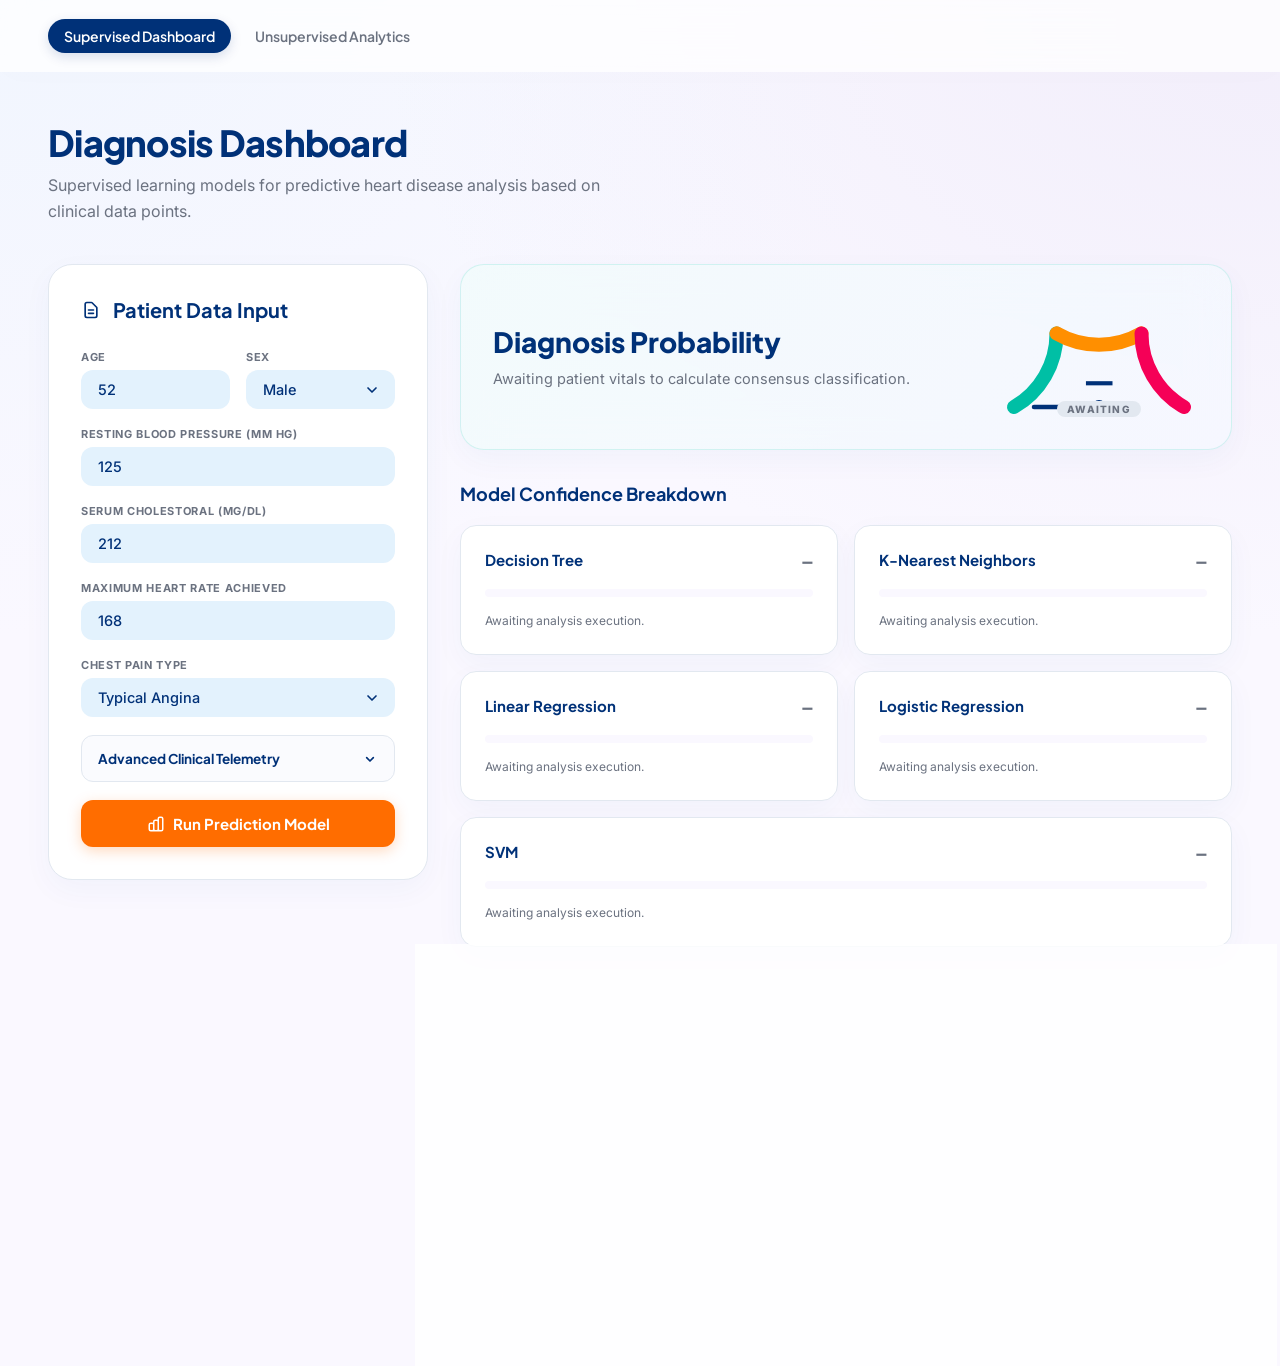
<file: frontend/index.html>
<!DOCTYPE html>
<html lang="en">
<head>
  <meta charset="UTF-8">
  <meta name="viewport" content="width=device-width, initial-scale=1.0">
  <title>Aura Health AI - MedInsight Clinical Analytics Suite</title>
  <!-- Google Fonts: Plus Jakarta Sans, Inter, Geist Mono -->
  <link rel="preconnect" href="https://fonts.googleapis.com">
  <link rel="preconnect" href="https://fonts.gstatic.com" crossorigin>
  <link href="https://fonts.googleapis.com/css2?family=Plus+Jakarta+Sans:wght@400;500;600;700;800&family=Inter:wght@400;500;600;700&family=Geist+Mono:wght@400;500;600;700&display=swap" rel="stylesheet">
  <link rel="stylesheet" href="style.css">
</head>
<body class="clean-room-bg">

  <!-- BEGIN: MainHeader -->
  <header class="site-header">
    <nav class="nav-container">

      <ul class="tabs" role="tablist">
        <li class="tab-item">
          <button class="tab-btn active" data-tab="predict" role="tab" aria-selected="true">
            Supervised Dashboard
          </button>
        </li>
        <li class="tab-item">
          <button class="tab-btn" data-tab="cluster" role="tab" aria-selected="false">
            Unsupervised Analytics
          </button>
        </li>
      </ul>
    </nav>
  </header>
  <!-- END: MainHeader -->

  <main class="dashboard-main">

    <!-- ============ TAB 1: SUPERVISED DASHBOARD ============ -->
    <section id="predict" class="tab-panel active">
      
      <!-- Dashboard Intro -->
      <section class="intro-section">
        <h1 class="page-title">Diagnosis Dashboard</h1>
        <p class="page-subtitle">Supervised learning models for predictive heart disease analysis based on clinical data points.</p>
      </section>

      <!-- Layout Grid -->
      <div class="dashboard-grid">
        
        <!-- Sidebar: Patient Data Input -->
        <aside class="sidebar-panel">
          <div class="panel-header">
            <svg class="panel-header-icon" fill="none" stroke="currentColor" viewBox="0 0 24 24" width="20" height="20">
              <path d="M9 12h6m-6 4h6m2 5H7a2 2 0 01-2-2V5a2 2 0 012-2h5.586a1 1 0 01.707.293l5.414 5.414a1 1 0 01.293.707V19a2 2 0 01-2 2z" stroke-linecap="round" stroke-linejoin="round" stroke-width="2"></path>
            </svg>
            <h2 class="panel-title">Patient Data Input</h2>
          </div>

          <form id="patient-form" class="telemetry-form">
            <!-- 6 Mockup/Primary Inputs -->
            <div class="grid-2">
              <div class="field">
                <label for="age">Age</label>
                <input class="input-field" type="number" id="age" name="age" min="1" max="120" value="52" required />
              </div>
              <div class="field">
                <label for="sex">Sex</label>
                <select class="input-field" id="sex" name="sex" required>
                  <option value="1" selected>Male</option>
                  <option value="0">Female</option>
                </select>
              </div>
            </div>

            <div class="field">
              <label for="trestbps">Resting Blood Pressure (mm Hg)</label>
              <input class="input-field" type="number" id="trestbps" name="trestbps" min="80" max="220" value="125" required />
            </div>

            <div class="field">
              <label for="chol">Serum Cholestoral (mg/dl)</label>
              <input class="input-field" type="number" id="chol" name="chol" min="100" max="600" value="212" required />
            </div>

            <div class="field">
              <label for="thalach">Maximum Heart Rate Achieved</label>
              <input class="input-field" type="number" id="thalach" name="thalach" min="60" max="220" value="168" required />
            </div>

            <div class="field">
              <label for="cp">Chest Pain Type</label>
              <select class="input-field" id="cp" name="cp" required>
                <option value="1" selected>Typical Angina</option>
                <option value="2">Atypical Angina</option>
                <option value="3">Non-anginal Pain</option>
                <option value="4">Asymptomatic</option>
              </select>
            </div>

            <!-- Collapsible: 7 Advanced Features -->
            <div class="accordion">
              <button type="button" class="accordion-header" id="accordion-toggle">
                <span>Advanced Clinical Telemetry</span>
                <svg class="accordion-arrow" viewBox="0 0 24 24" width="16" height="16">
                  <path d="M7 10l5 5 5-5" stroke="currentColor" stroke-width="2.5" fill="none" stroke-linecap="round" stroke-linejoin="round"/>
                </svg>
              </button>
              <div class="accordion-content" id="accordion-panel">
                <div class="accordion-body grid-2">
                  <div class="field">
                    <label for="fbs">Fasting Blood Sugar &gt;120mg</label>
                    <select class="input-field" id="fbs" name="fbs" required>
                      <option value="0" selected>No</option>
                      <option value="1">Yes</option>
                    </select>
                  </div>
                  <div class="field">
                    <label for="restecg">Resting ECG</label>
                    <select class="input-field" id="restecg" name="restecg" required>
                      <option value="0">Normal</option>
                      <option value="1">ST-T Abnormality</option>
                      <option value="2" selected>Ventricular Hypertrophy</option>
                    </select>
                  </div>
                  <div class="field">
                    <label for="exang">Exercise Angina</label>
                    <select class="input-field" id="exang" name="exang" required>
                      <option value="0" selected>No</option>
                      <option value="1">Yes</option>
                    </select>
                  </div>
                  <div class="field">
                    <label for="oldpeak">ST Depression (oldpeak)</label>
                    <input class="input-field" type="number" id="oldpeak" name="oldpeak" min="0" max="10" step="0.1" value="1.0" required />
                  </div>
                  <div class="field">
                    <label for="slope">ST Segment Slope</label>
                    <select class="input-field" id="slope" name="slope" required>
                      <option value="1">Upsloping</option>
                      <option value="2" selected>Flat</option>
                      <option value="3">Downsloping</option>
                    </select>
                  </div>
                  <div class="field">
                    <label for="ca">Vessels Colored (0-3)</label>
                    <select class="input-field" id="ca" name="ca" required>
                      <option value="0" selected>0</option>
                      <option value="1">1</option>
                      <option value="2">2</option>
                      <option value="3">3</option>
                    </select>
                  </div>
                  <div class="field col-span-2">
                    <label for="thal">Thalassemia Result</label>
                    <select class="input-field" id="thal" name="thal" required>
                      <option value="0">Normal</option>
                      <option value="1">Fixed Defect</option>
                      <option value="2" selected>Reversible Defect</option>
                    </select>
                  </div>
                </div>
              </div>
            </div>

            <button class="primary-btn run-btn" type="submit" id="predict-btn">
              <svg class="btn-icon" fill="none" stroke="currentColor" viewBox="0 0 24 24" width="18" height="18">
                <path d="M9 19v-6a2 2 0 00-2-2H5a2 2 0 00-2 2v6a2 2 0 002 2h2a2 2 0 002-2zm0 0V9a2 2 0 012-2h2a2 2 0 012 2v10m-6 0a2 2 0 002 2h2a2 2 0 002-2m0 0V5a2 2 0 012-2h2a2 2 0 012 2v14a2 2 0 01-2 2h-2a2 2 0 01-2-2z" stroke-linecap="round" stroke-linejoin="round" stroke-width="2"></path>
              </svg>
              <span>Run Prediction Model</span>
            </button>
          </form>
        </aside>

        <!-- Main Results Pane -->
        <section class="main-content-panel space-y-8">
          
          <!-- Diagnosis Probability Glass Panel -->
          <div class="glass-panel main-result-card" id="diagnosis-result-card">
            <div class="result-card-info">
              <h2 class="result-card-title">Diagnosis Probability</h2>
              <p class="result-card-sub" id="result-desc">Awaiting patient vitals to calculate consensus classification.</p>
            </div>
            
            <div class="result-visualization">
              <!-- Custom Glass Speedometer Gauge -->
              <div class="gauge-container">
                <svg id="gauge-svg" class="speedometer-svg" viewBox="0 0 200 120" aria-hidden="true"></svg>
                <div class="gauge-center-content">
                  <span id="gauge-percent" class="percent-value">&mdash;</span>
                  <span id="gauge-label" class="badge-pill">AWAITING</span>
                </div>
              </div>
            </div>
          </div>

          <!-- Model Confidence Breakdown -->
          <div class="confidence-section">
            <h3 class="section-subtitle">Model Confidence Breakdown</h3>
            <div class="grid-2" id="model-cards">
              <!-- Static placeholders representing initial load state, updated dynamically -->
              <div class="glass-panel model-breakdown-card">
                <div class="model-card-header">
                  <h4 class="model-name">Decision Tree</h4>
                  <span class="model-percentage text-muted">&mdash;</span>
                </div>
                <div class="progress-bar-container">
                  <div class="progress-bar-fill" style="width: 0%"></div>
                </div>
                <p class="model-desc text-muted">Awaiting analysis execution.</p>
              </div>
              <div class="glass-panel model-breakdown-card">
                <div class="model-card-header">
                  <h4 class="model-name">K-Nearest Neighbors</h4>
                  <span class="model-percentage text-muted">&mdash;</span>
                </div>
                <div class="progress-bar-container">
                  <div class="progress-bar-fill" style="width: 0%"></div>
                </div>
                <p class="model-desc text-muted">Awaiting analysis execution.</p>
              </div>
              <div class="glass-panel model-breakdown-card">
                <div class="model-card-header">
                  <h4 class="model-name">Linear Regression</h4>
                  <span class="model-percentage text-muted">&mdash;</span>
                </div>
                <div class="progress-bar-container">
                  <div class="progress-bar-fill" style="width: 0%"></div>
                </div>
                <p class="model-desc text-muted">Awaiting analysis execution.</p>
              </div>
              <div class="glass-panel model-breakdown-card">
                <div class="model-card-header">
                  <h4 class="model-name">Logistic Regression</h4>
                  <span class="model-percentage text-muted">&mdash;</span>
                </div>
                <div class="progress-bar-container">
                  <div class="progress-bar-fill" style="width: 0%"></div>
                </div>
                <p class="model-desc text-muted">Awaiting analysis execution.</p>
              </div>
              <div class="glass-panel model-breakdown-card col-span-2">
                <div class="model-card-header">
                  <h4 class="model-name">SVM</h4>
                  <span class="model-percentage text-muted">&mdash;</span>
                </div>
                <div class="progress-bar-container">
                  <div class="progress-bar-fill" style="width: 0%"></div>
                </div>
                <p class="model-desc text-muted">Awaiting analysis execution.</p>
              </div>
            </div>
          </div>

          <!-- Model Accuracy Chart -->
          <div class="glass-panel chart-card">
            <h3 class="chart-card-title">Model Accuracy Comparison</h3>
            <div class="chart-wrapper">
              <canvas id="accuracy-chart"></canvas>
            </div>
          </div>

        </section>

      </div>
    </section>

    <!-- ============ TAB 2: UNSUPERVISED ANALYTICS ============ -->
    <section id="cluster" class="tab-panel">
      
      <!-- Header Section -->
      <section class="intro-section flex-row justify-between items-end">
        <div>
          <h1 class="page-title">Patient Clustering</h1>
          <p class="page-subtitle">Unsupervised learning model (K-Means) projecting complex patient telemetry into a 2D landscape to identify underlying risk groupings.</p>
        </div>
        <div class="action-buttons">
          <button class="secondary-btn rounded-full" id="export-data-btn">
            <svg class="btn-icon" fill="none" stroke="currentColor" viewBox="0 0 24 24" width="16" height="16">
              <path d="M4 16v1a3 3 0 003 3h10a3 3 0 003-3v-1m-4-4l-4 4m0 0l-4-4m4 4V4" stroke-linecap="round" stroke-linejoin="round" stroke-width="2"></path>
            </svg>
            <span>Export Data</span>
          </button>
        </div>
      </section>

      <!-- Layout Grid -->
      <div class="dashboard-grid">
        
        <!-- Sidebar Controls & Identified Profiles -->
        <aside class="sidebar-panel space-y-8">
          
          <!-- Find Patient Cluster -->
          <section class="glass-panel sidebar-card">
            <div class="panel-header mb-4">
              <div class="icon-avatar">
                <svg class="panel-header-icon text-teal" fill="none" stroke="currentColor" viewBox="0 0 24 24" width="20" height="20">
                  <path d="M12 4.354a4 4 0 110 5.292M15 21H3v-1a6 6 0 0112 0v1zm0 0h6v-1a6 6 0 00-9-5.197M13 7a4 4 0 11-8 0 4 4 0 018 0z" stroke-linecap="round" stroke-linejoin="round" stroke-width="2"></path>
                </svg>
              </div>
              <h2 class="panel-title">Find Patient Cluster</h2>
            </div>
            
            <p class="sidebar-description">
              The K-Means algorithm partitions patients into distinct sub-populations based on multi-dimensional clinical similarities. Adjust the hyperparameters below to analyze the cluster landscape.
            </p>

            <form class="telemetry-form space-y-6">
              <div>
                <div class="flex-row justify-between mb-2">
                  <label class="input-label-caps">Number of Clusters (K)</label>
                  <span class="value-badge">2</span>
                </div>
                <input class="slider-control" max="6" min="2" type="range" value="2" disabled />
                <div class="flex-row justify-between mt-2 input-label-caps text-muted">
                  <span>2</span>
                  <span>6 (Locked)</span>
                </div>
              </div>

              <div>
                <label class="input-label-caps block mb-2">Distance Metric</label>
                <select class="input-field" disabled>
                  <option selected>Euclidean (L2)</option>
                  <option>Manhattan (L1)</option>
                </select>
              </div>

              <button class="primary-btn locate-btn" type="button" id="cluster-btn">
                <svg class="btn-icon animate-pulse" fill="none" stroke="currentColor" viewBox="0 0 24 24" width="18" height="18">
                  <path d="M9 20l-5.447-2.724A1 1 0 013 16.382V5.618a1 1 0 011.447-.894L9 7m0 13l6-3m-6 3V7m6 10l4.553 2.276A1 1 0 0021 18.382V7.618a1 1 0 00-.553-.894L15 4m0 13V4m0 0L9 7" stroke-linecap="round" stroke-linejoin="round" stroke-width="2"></path>
                </svg>
                <span>Locate Patient on Map</span>
              </button>
            </form>
          </section>

          <!-- Identified Profiles -->
          <section class="glass-panel sidebar-card">
            <h2 class="panel-title mb-6">Identified Profiles</h2>
            <div class="space-y-4" id="cluster-legend">
              <!-- Dynamically populated, fallback mock templates below -->
              <div class="profile-row animate-shimmer">
                <div class="profile-info-block">
                  <span class="profile-dot bg-teal"></span>
                  <div>
                    <h4 class="profile-name">Cluster A: Low Risk</h4>
                    <p class="profile-desc text-muted">Stable vitals, routine monitoring.</p>
                  </div>
                </div>
                <div class="profile-rate">
                  <span class="rate-value text-teal">&mdash;</span>
                  <span class="rate-label">Risk Rate</span>
                </div>
              </div>
            </div>
          </section>

        </aside>

        <!-- Main Visualization Pane -->
        <section class="main-content-panel">
          
          <div class="glass-panel chart-card flex flex-col h-full">
            <div class="flex-row justify-between items-start mb-6">
              <div class="flex-row items-center gap-3">
                <svg class="text-navy" fill="none" stroke="currentColor" viewBox="0 0 24 24" width="22" height="22">
                  <path d="M11 3.055A9.001 9.001 0 1020.945 13H11V3.055z" stroke-linecap="round" stroke-linejoin="round" stroke-width="2"></path>
                  <path d="M20.488 9H15V3.512A9.025 9.025 0 0120.488 9z" stroke-linecap="round" stroke-linejoin="round" stroke-width="2"></path>
                </svg>
                <h2 class="chart-card-title">Patient Landscape (PCA Projection)</h2>
              </div>
              <div class="zoom-controls">
                <button class="zoom-btn" title="Zoom In" id="zoom-in-btn">
                  <svg viewBox="0 0 24 24" width="16" height="16" stroke="currentColor" stroke-width="2" fill="none"><path d="M21 21l-6-6m2-5a7 7 0 11-14 0 7 7 0 0114 0zM10 7v3m0 0v3m0-3h3m-3 0H7"/></svg>
                </button>
                <button class="zoom-btn" title="Zoom Out" id="zoom-out-btn">
                  <svg viewBox="0 0 24 24" width="16" height="16" stroke="currentColor" stroke-width="2" fill="none"><path d="M21 21l-6-6m2-5a7 7 0 11-14 0 7 7 0 0114 0zM13 10H7"/></svg>
                </button>
                <button class="zoom-btn" title="Reset view" id="zoom-reset-btn">
                  <svg viewBox="0 0 24 24" width="16" height="16" stroke="currentColor" stroke-width="2" fill="none"><path d="M4 4v5h.582m15.356 2A8.001 8.001 0 004.582 9m0 0H9m11 11v-5h-.581m0 0a8.003 8.003 0 01-15.357-2m15.357 2H15"/></svg>
                </button>
              </div>
            </div>

            <!-- Scatter Plot Container -->
            <div class="scatter-plot-wrapper">
              <canvas id="scatter-chart"></canvas>
            </div>
            
            <!-- Plot Legend -->
            <div class="scatter-legend-footer">
              <div class="legend-item">
                <div class="centroid-marker">
                  <svg class="centroid-star" viewBox="0 0 24 24" width="10" height="10" fill="currentColor"><path d="M12 .587l3.668 7.431 8.2 1.192-5.934 5.784 1.4 8.168L12 18.896l-7.334 3.866 1.4-8.168L.132 9.21l8.2-1.192z"/></svg>
                </div>
                <span class="legend-label">Cluster Centroids</span>
              </div>
              <div class="divider-v"></div>
              <div class="legend-groups">
                <div class="legend-item">
                  <span class="legend-dot bg-teal"></span>
                  <span class="legend-label">Low Risk Pt.</span>
                </div>
                <div class="legend-item">
                  <span class="legend-dot bg-red"></span>
                  <span class="legend-label">High Risk Pt.</span>
                </div>
              </div>
            </div>

          </div>

        </section>

      </div>
    </section>

  </main>



  <!-- ChartJS (Offline Local) -->
  <script>
    window._tempDefine = window.define;
    window._tempExports = window.exports;
    window._tempModule = window.module;
    window.define = undefined;
    window.exports = undefined;
    window.module = undefined;
  </script>
  <script src="chart.umd.min.js"></script>
  <script>
    window.define = window._tempDefine;
    window.exports = window._tempExports;
    window.module = window._tempModule;
    delete window._tempDefine;
    delete window._tempExports;
    delete window._tempModule;
  </script>
  <script src="script.js"></script>
</body>
</html>
</file>
<file: frontend/style.css>
/* ----------------------------------------------------
   Aura Health AI - Design System (Vanilla CSS)
   Aesthetic: Modern Corporate & Glassmorphism (Clean Room)
   ---------------------------------------------------- */

:root {
  /* Color Palette */
  --bg-color: #faf8ff;
  --surface-solid: #ffffff;
  --surface-glass: rgba(255, 255, 255, 0.8);
  --surface-glass-high: rgba(255, 255, 255, 0.95);
  
  --primary-navy: #003178;
  --primary-navy-hover: #00255c;
  --primary-container: #0d47a1;
  --primary-light: #e3f2fd;
  
  --accent-teal: #00bfa5;
  --accent-teal-hover: #00a38c;
  --accent-teal-glow: rgba(0, 191, 165, 0.2);
  
  --accent-orange: #ff6d00;
  --accent-orange-hover: #e66200;
  --accent-orange-glow: rgba(255, 109, 0, 0.25);
  
  /* Semantic Risk Colors */
  --risk-low: #00bfa5;
  --risk-low-bg: rgba(0, 191, 165, 0.1);
  --risk-mod: #ff8f00;
  --risk-mod-bg: rgba(255, 143, 0, 0.1);
  --risk-high: #f50057;
  --risk-high-bg: rgba(245, 0, 87, 0.1);
  
  --text-primary: #1a1b21;
  --text-muted: #6b7280;
  --text-light: #9ca3af;
  --border-glass: rgba(255, 255, 255, 0.6);
  --border-light: #e2e8f0;
  
  /* Shadows */
  --shadow-ambient: 0 10px 30px rgba(13, 71, 161, 0.04);
  --shadow-hover: 0 15px 40px rgba(13, 71, 161, 0.08);
  --shadow-focus: 0 0 0 4px rgba(13, 71, 161, 0.15);
  
  /* Radius & Transitions */
  --radius-card: 24px;
  --radius-input: 12px;
  --radius-pill: 999px;
  
  --transition-smooth: all 0.3s cubic-bezier(0.4, 0, 0.2, 1);
  --transition-fast: all 0.15s ease;
  
  /* Fonts */
  --font-headline: 'Plus Jakarta Sans', system-ui, -apple-system, sans-serif;
  --font-body: 'Inter', system-ui, -apple-system, sans-serif;
  --font-mono: 'Geist Mono', 'JetBrains Mono', monospace;
}

/* Base resets & global styles */
* {
  box-sizing: border-box;
  margin: 0;
  padding: 0;
}

html, body {
  min-height: 100vh;
  font-family: var(--font-body);
  color: var(--text-primary);
  background-color: var(--bg-color);
  -webkit-font-smoothing: antialiased;
  -moz-osx-font-smoothing: grayscale;
}

.clean-room-bg {
  background-image: 
    radial-gradient(at 0% 0%, rgba(227, 242, 253, 0.4) 0px, transparent 50%),
    radial-gradient(at 100% 0%, rgba(209, 196, 233, 0.2) 0px, transparent 50%);
  background-attachment: fixed;
}

/* Common Layout Helpers */
.grid-2 {
  display: grid;
  grid-template-columns: repeat(2, minmax(0, 1fr));
  gap: 16px;
}

.col-span-2 {
  grid-column: span 2 / span 2;
}

.space-y-8 > * + * {
  margin-top: 32px;
}

.space-y-6 > * + * {
  margin-top: 24px;
}

.space-y-4 > * + * {
  margin-top: 16px;
}

.flex-row {
  display: flex;
  flex-direction: row;
}

.flex-col {
  display: flex;
  flex-direction: column;
}

.justify-between {
  justify-content: space-between;
}

.items-center {
  align-items: center;
}

.items-end {
  align-items: flex-end;
}

.gap-3 {
  gap: 12px;
}

.h-full {
  height: 100%;
}

.text-muted {
  color: var(--text-muted) !important;
}

.text-teal {
  color: var(--accent-teal) !important;
}

.bg-teal {
  background-color: var(--accent-teal) !important;
}

.text-orange {
  color: var(--accent-orange) !important;
}

.bg-orange {
  background-color: var(--accent-orange) !important;
}

.text-red {
  color: var(--risk-high) !important;
}

.bg-red {
  background-color: var(--risk-high) !important;
}

.text-navy {
  color: var(--primary-navy) !important;
}

/* Header & Navigation Styles */
.site-header {
  position: sticky;
  top: 0;
  z-index: 100;
  background: rgba(255, 255, 255, 0.75);
  backdrop-filter: blur(16px);
  border-b: 1px solid var(--border-light);
  box-shadow: 0 4px 30px rgba(0, 0, 0, 0.01);
}

.nav-container {
  max-width: 1440px;
  margin: 0 auto;
  padding: 0 48px;
  height: 72px;
  display: flex;
  align-items: center;
  justify-content: space-between;
}

.brand {
  display: flex;
  align-items: center;
  gap: 12px;
}

.brand-icon-wrapper {
  display: flex;
  align-items: center;
  justify-content: center;
  width: 40px;
  height: 40px;
  border-radius: 10px;
  background: var(--primary-light);
  color: var(--primary-container);
}

.heart-pulse-icon {
  animation: pulse 1.8s infinite ease-in-out;
}

@keyframes pulse {
  0% { transform: scale(1); }
  15% { transform: scale(1.15); }
  30% { transform: scale(1); }
  45% { transform: scale(1.15); }
  60% { transform: scale(1); }
  100% { transform: scale(1); }
}

.brand-text {
  display: flex;
  flex-direction: column;
}

.brand-name {
  font-family: var(--font-headline);
  font-size: 18px;
  font-weight: 700;
  letter-spacing: -0.01em;
  color: var(--primary-navy);
}

.brand-logo-ai {
  background: var(--accent-orange);
  color: white;
  padding: 1px 6px;
  border-radius: 6px;
  font-size: 11px;
  font-weight: 800;
  margin-left: 2px;
}

.brand-system {
  font-size: 10px;
  font-weight: 600;
  letter-spacing: 0.05em;
  text-transform: uppercase;
  color: var(--text-muted);
  margin-top: 1px;
}

.tabs {
  display: flex;
  list-style: none;
  height: 100%;
  gap: 8px;
}

.tab-item {
  display: flex;
  align-items: center;
  height: 100%;
}

.tab-btn {
  background: none;
  border: none;
  font-family: var(--font-headline);
  font-size: 14px;
  font-weight: 600;
  color: var(--text-muted);
  padding: 8px 16px;
  border-radius: var(--radius-pill);
  cursor: pointer;
  transition: var(--transition-smooth);
}

.tab-btn:hover {
  color: var(--primary-navy);
  background: rgba(13, 71, 161, 0.04);
}

.tab-btn.active {
  color: white;
  background: var(--primary-navy);
  box-shadow: 0 4px 12px rgba(0, 49, 120, 0.15);
}

/* Dashboard Wrapper */
.dashboard-main {
  max-width: 1440px;
  margin: 0 auto;
  padding: 48px;
}

/* Tab Panels */
.tab-panel {
  display: none;
  opacity: 0;
  transform: translateY(10px);
  transition: opacity 0.4s ease, transform 0.4s ease;
}

.tab-panel.active {
  display: block;
  opacity: 1;
  transform: translateY(0);
}

/* Intro Section */
.intro-section {
  margin-bottom: 40px;
}

.page-title {
  font-family: var(--font-headline);
  font-size: 36px;
  font-weight: 800;
  color: var(--primary-navy);
  letter-spacing: -0.02em;
  margin-bottom: 8px;
}

.page-subtitle {
  font-size: 16px;
  color: var(--text-muted);
  max-width: 600px;
  line-height: 1.6;
}

/* Grid Layout */
.dashboard-grid {
  display: grid;
  grid-template-columns: 380px 1fr;
  gap: 32px;
  align-items: start;
}

@media (max-width: 1024px) {
  .dashboard-grid {
    grid-template-columns: 1fr;
  }
}

/* Sidebar Panel Styles */
.sidebar-panel {
  background: var(--surface-solid);
  border-radius: var(--radius-card);
  padding: 32px;
  box-shadow: var(--shadow-ambient);
  border: 1px solid var(--border-light);
}

.panel-header {
  display: flex;
  align-items: center;
  gap: 12px;
  margin-bottom: 28px;
}

.panel-header-icon {
  color: var(--primary-navy);
}

.panel-title {
  font-family: var(--font-headline);
  font-size: 20px;
  font-weight: 700;
  color: var(--primary-navy);
}

.sidebar-description {
  font-size: 13.5px;
  line-height: 1.6;
  color: var(--text-muted);
  margin-bottom: 24px;
}

/* Form Styles */
.telemetry-form {
  display: flex;
  flex-direction: column;
  gap: 18px;
}

.field {
  display: flex;
  flex-direction: column;
  gap: 6px;
}

.field label {
  font-size: 11px;
  font-weight: 700;
  text-transform: uppercase;
  letter-spacing: 0.06em;
  color: var(--text-muted);
}

.input-field {
  width: 100%;
  background: var(--primary-light);
  border: 1px solid transparent;
  border-radius: var(--radius-input);
  padding: 10px 16px;
  font-family: var(--font-body);
  font-size: 14.5px;
  font-weight: 500;
  color: var(--primary-navy);
  outline: none;
  transition: var(--transition-smooth);
}

.input-field:focus {
  background: white;
  border-color: var(--primary-navy);
  box-shadow: var(--shadow-focus);
}

select.input-field {
  appearance: none;
  background-image: url("data:image/svg+xml,%3Csvg viewBox='0 0 24 24' width='16' height='16' fill='none' stroke='%23003178' stroke-width='2.5' stroke-linecap='round' stroke-linejoin='round' xmlns='http://www.w3.org/2000/svg'%3E%3Cpath d='M6 9l6 6 6-6'/%3E%3C/svg%3E");
  background-repeat: no-repeat;
  background-position: right 14px center;
  padding-right: 40px;
  cursor: pointer;
}

/* Accordion (Advanced Telemetry) */
.accordion {
  border: 1px solid var(--border-light);
  border-radius: var(--radius-input);
  overflow: hidden;
  background: #fafbfe;
  transition: var(--transition-smooth);
}

.accordion-header {
  width: 100%;
  background: none;
  border: none;
  display: flex;
  justify-content: space-between;
  align-items: center;
  padding: 14px 16px;
  font-family: var(--font-headline);
  font-size: 13.5px;
  font-weight: 700;
  color: var(--primary-navy);
  cursor: pointer;
  transition: var(--transition-smooth);
}

.accordion-header:hover {
  background: rgba(13, 71, 161, 0.03);
}

.accordion-arrow {
  color: var(--primary-navy);
  transition: transform 0.3s ease;
}

.accordion.open .accordion-arrow {
  transform: rotate(180deg);
}

.accordion-content {
  max-height: 0;
  overflow: hidden;
  transition: max-height 0.4s cubic-bezier(0.4, 0, 0.2, 1);
}

.accordion-body {
  padding: 4px 16px 20px 16px;
  border-top: 1px solid var(--border-light);
}

/* Buttons */
.primary-btn {
  display: flex;
  align-items: center;
  justify-content: center;
  gap: 8px;
  background: var(--accent-teal);
  color: white;
  border: none;
  border-radius: var(--radius-input);
  padding: 14px 20px;
  font-family: var(--font-headline);
  font-size: 15px;
  font-weight: 700;
  cursor: pointer;
  transition: var(--transition-smooth);
  box-shadow: 0 4px 14px var(--accent-teal-glow);
}

.primary-btn:hover {
  background: var(--accent-teal-hover);
  transform: translateY(-1px);
  box-shadow: 0 6px 18px var(--accent-teal-glow);
}

.primary-btn:active {
  transform: translateY(0);
}

.primary-btn:disabled {
  background: var(--text-light);
  box-shadow: none;
  cursor: not-allowed;
  transform: none;
}

.run-btn {
  background: var(--accent-orange);
  box-shadow: 0 4px 14px var(--accent-orange-glow);
}

.run-btn:hover {
  background: var(--accent-orange-hover);
  box-shadow: 0 6px 18px var(--accent-orange-glow);
}

.secondary-btn {
  display: flex;
  align-items: center;
  justify-content: center;
  gap: 8px;
  background: transparent;
  color: var(--text-primary);
  border: 2px solid var(--border-light);
  border-radius: var(--radius-pill);
  padding: 8px 20px;
  font-family: var(--font-headline);
  font-size: 13.5px;
  font-weight: 600;
  cursor: pointer;
  transition: var(--transition-smooth);
}

.secondary-btn:hover {
  background: rgba(13, 71, 161, 0.03);
  border-color: var(--text-muted);
}

.btn-icon {
  flex-shrink: 0;
}

/* Main Panel & Glassmorphism Cards */
.main-content-panel {
  display: flex;
  flex-direction: column;
}

.glass-panel {
  background: var(--surface-glass);
  backdrop-filter: blur(20px);
  -webkit-backdrop-filter: blur(20px);
  border-radius: var(--radius-card);
  border: 1px solid var(--border-glass);
  box-shadow: var(--shadow-ambient);
  padding: 32px;
  transition: var(--transition-smooth);
}

.glass-panel:hover {
  transform: translateY(-2px);
  box-shadow: var(--shadow-hover);
}

/* Diagnosis Probability Card Styling */
.main-result-card {
  display: flex;
  flex-direction: row;
  justify-content: space-between;
  align-items: center;
  background: linear-gradient(135deg, rgba(240, 252, 251, 0.7) 0%, rgba(245, 248, 255, 0.7) 100%);
  border: 1px solid rgba(0, 191, 165, 0.15);
  gap: 32px;
}

@media (max-width: 768px) {
  .main-result-card {
    flex-direction: column;
    align-items: stretch;
  }
}

.result-card-info {
  max-width: 480px;
}

.result-card-title {
  font-family: var(--font-headline);
  font-size: 28px;
  font-weight: 800;
  color: var(--primary-navy);
  margin-bottom: 8px;
}

.result-card-sub {
  font-size: 14.5px;
  line-height: 1.6;
  color: var(--text-muted);
}

.result-visualization {
  display: flex;
  justify-content: center;
  align-items: center;
  flex-shrink: 0;
}

/* SVG Speedometer Gauge */
.gauge-container {
  position: relative;
  width: 200px;
  height: 120px;
}

.speedometer-svg {
  width: 100%;
  height: 100%;
  display: block;
}

.gauge-center-content {
  position: absolute;
  bottom: 0;
  left: 0;
  right: 0;
  display: flex;
  flex-direction: column;
  align-items: center;
}

.percent-value {
  font-family: var(--font-headline);
  font-size: 32px;
  font-weight: 800;
  color: var(--primary-navy);
  line-height: 1.1;
}

.badge-pill {
  font-size: 10px;
  font-weight: 800;
  text-transform: uppercase;
  letter-spacing: 0.12em;
  padding: 2px 10px;
  border-radius: var(--radius-pill);
  margin-top: 4px;
  color: var(--text-muted);
  background: var(--border-light);
}

.badge-low {
  color: white;
  background: var(--risk-low);
  box-shadow: 0 2px 8px var(--accent-teal-glow);
}

.badge-mod {
  color: white;
  background: var(--risk-mod);
  box-shadow: 0 2px 8px rgba(255, 143, 0, 0.2);
}

.badge-high {
  color: white;
  background: var(--risk-high);
  box-shadow: 0 2px 8px rgba(245, 0, 87, 0.2);
}

/* Model Confidence Breakdown */
.confidence-section {
  display: flex;
  flex-direction: column;
}

.section-subtitle {
  font-family: var(--font-headline);
  font-size: 18px;
  font-weight: 700;
  color: var(--primary-navy);
  margin-bottom: 20px;
}

.model-breakdown-card {
  padding: 24px;
  background: white;
  border-radius: 16px;
  border: 1px solid var(--border-light);
  display: flex;
  flex-direction: column;
  justify-content: space-between;
  min-height: 130px;
}

.model-card-header {
  display: flex;
  justify-content: space-between;
  align-items: flex-start;
  margin-bottom: 12px;
}

.model-name {
  font-family: var(--font-headline);
  font-size: 15px;
  font-weight: 700;
  color: var(--primary-navy);
}

.model-percentage {
  font-family: var(--font-mono);
  font-size: 18px;
  font-weight: 700;
  color: var(--primary-navy);
}

.progress-bar-container {
  height: 8px;
  width: 100%;
  background: var(--bg-color);
  border-radius: var(--radius-pill);
  overflow: hidden;
  margin-bottom: 12px;
}

.progress-bar-fill {
  height: 100%;
  width: 0%;
  border-radius: var(--radius-pill);
  background: var(--primary-navy);
  transition: width 0.8s cubic-bezier(0.4, 0, 0.2, 1);
}

.model-desc {
  font-size: 12px;
  line-height: 1.5;
  color: var(--text-muted);
}

/* Chart Card */
.chart-card {
  padding: 28px;
}

.chart-card-title {
  font-family: var(--font-headline);
  font-size: 16px;
  font-weight: 700;
  color: var(--primary-navy);
  margin-bottom: 20px;
}

.chart-wrapper {
  position: relative;
  height: 240px;
  width: 100%;
}

.chart-wrapper-tall {
  height: 480px;
}

/* Unsupervised tab structures */
.icon-avatar {
  display: flex;
  align-items: center;
  justify-content: center;
  width: 38px;
  height: 38px;
  border-radius: 8px;
  background: var(--primary-light);
}

.input-label-caps {
  font-size: 10px;
  font-weight: 700;
  text-transform: uppercase;
  letter-spacing: 0.08em;
  color: var(--text-muted);
}

.value-badge {
  font-family: var(--font-mono);
  font-size: 13px;
  font-weight: 700;
  color: var(--primary-navy);
  background: var(--primary-light);
  padding: 2px 8px;
  border-radius: 6px;
}

.slider-control {
  width: 100%;
  height: 6px;
  background: var(--border-light);
  border-radius: var(--radius-pill);
  outline: none;
  cursor: pointer;
}

.slider-control::-webkit-slider-thumb {
  -webkit-appearance: none;
  appearance: none;
  width: 18px;
  height: 18px;
  border-radius: 50%;
  background: var(--primary-navy);
  cursor: pointer;
  transition: var(--transition-fast);
}

.slider-control::-webkit-slider-thumb:hover {
  transform: scale(1.15);
}

.slider-control:disabled {
  opacity: 0.6;
  cursor: not-allowed;
}

.slider-control:disabled::-webkit-slider-thumb {
  background: var(--text-light);
}

.locate-btn {
  width: 100%;
  margin-top: 10px;
}

/* Identified Profiles Card List */
.sidebar-card {
  padding: 28px;
}

.profile-row {
  display: flex;
  justify-content: space-between;
  align-items: center;
  padding: 14px;
  background: var(--bg-color);
  border: 1px solid var(--border-light);
  border-radius: 12px;
  transition: var(--transition-smooth);
}

.profile-row:hover {
  transform: translateX(2px);
  border-color: var(--primary-light);
  background: white;
}

.profile-info-block {
  display: flex;
  align-items: center;
  gap: 12px;
}

.profile-dot {
  width: 8px;
  height: 8px;
  border-radius: 50%;
  flex-shrink: 0;
}

.profile-name {
  font-family: var(--font-headline);
  font-size: 13.5px;
  font-weight: 700;
  color: var(--text-primary);
}

.profile-desc {
  font-size: 11px;
  color: var(--text-muted);
  margin-top: 2px;
}

.profile-rate {
  text-align: right;
  display: flex;
  flex-direction: column;
}

.rate-value {
  font-family: var(--font-mono);
  font-size: 16px;
  font-weight: 800;
  line-height: 1.2;
}

.rate-label {
  font-size: 9px;
  font-weight: 700;
  text-transform: uppercase;
  color: var(--text-light);
  letter-spacing: 0.05em;
  margin-top: 1px;
}

/* Scatter Plot Visual Customizations */
.scatter-plot-wrapper {
  position: relative;
  height: 520px;
  width: 100%;
  margin: 16px 0;
  flex-grow: 1;
  background: #fdfefe;
  border: 1px solid #f1f5f9;
  border-radius: 16px;
  padding: 12px;
}

.zoom-controls {
  display: flex;
  gap: 6px;
}

.zoom-btn {
  display: flex;
  align-items: center;
  justify-content: center;
  width: 32px;
  height: 32px;
  border-radius: 8px;
  background: var(--bg-color);
  border: 1px solid var(--border-light);
  color: var(--text-muted);
  cursor: pointer;
  transition: var(--transition-smooth);
}

.zoom-btn:hover {
  background: var(--primary-light);
  color: var(--primary-navy);
  border-color: rgba(13, 71, 161, 0.2);
}

.scatter-legend-footer {
  border-top: 1px solid var(--border-light);
  padding-top: 20px;
  margin-top: 12px;
  display: flex;
  justify-content: center;
  align-items: center;
  gap: 32px;
  flex-wrap: wrap;
}

.divider-v {
  width: 1px;
  height: 16px;
  background: var(--border-light);
}

.legend-groups {
  display: flex;
  gap: 24px;
}

.legend-item {
  display: flex;
  align-items: center;
  gap: 8px;
}

.legend-dot {
  width: 8px;
  height: 8px;
  border-radius: 50%;
}

.centroid-marker {
  display: flex;
  align-items: center;
  justify-content: center;
  width: 16px;
  height: 16px;
  border-radius: 50%;
  background: var(--accent-teal);
  color: white;
}

.centroid-star {
  display: block;
}

.legend-label {
  font-size: 12px;
  font-weight: 700;
  color: var(--text-muted);
}

/* Footer styling */
.site-footer {
  max-width: 1440px;
  margin: 0 auto;
  padding: 40px 48px;
  border-top: 1px solid var(--border-light);
  margin-top: 48px;
}

.footer-content {
  display: flex;
  justify-content: center;
  align-items: center;
  font-size: 12px;
  color: var(--text-light);
  font-weight: 500;
}

.disclaimer {
  color: var(--text-muted);
  background: #fef3c7;
  padding: 4px 10px;
  border-radius: 6px;
  font-weight: 600;
}

/* Shimmer/Placeholder State styling for async loading */
.animate-shimmer {
  background: linear-gradient(90deg, #f8f9fa 25%, #f1f3f5 50%, #f8f9fa 75%);
  background-size: 200% 100%;
  animation: shimmer 1.5s infinite;
}

@keyframes shimmer {
  0% { background-position: 200% 0; }
  100% { background-position: -200% 0; }
}

@keyframes pulse-glowing {
  0% { box-shadow: 0 0 0 0 rgba(0, 191, 165, 0.4); }
  70% { box-shadow: 0 0 0 10px rgba(0, 191, 165, 0); }
  100% { box-shadow: 0 0 0 0 rgba(0, 191, 165, 0); }
}

/* Animation trigger class helper */
.pulse-trigger {
  animation: pulse-glowing 2s infinite;
}
</file>
